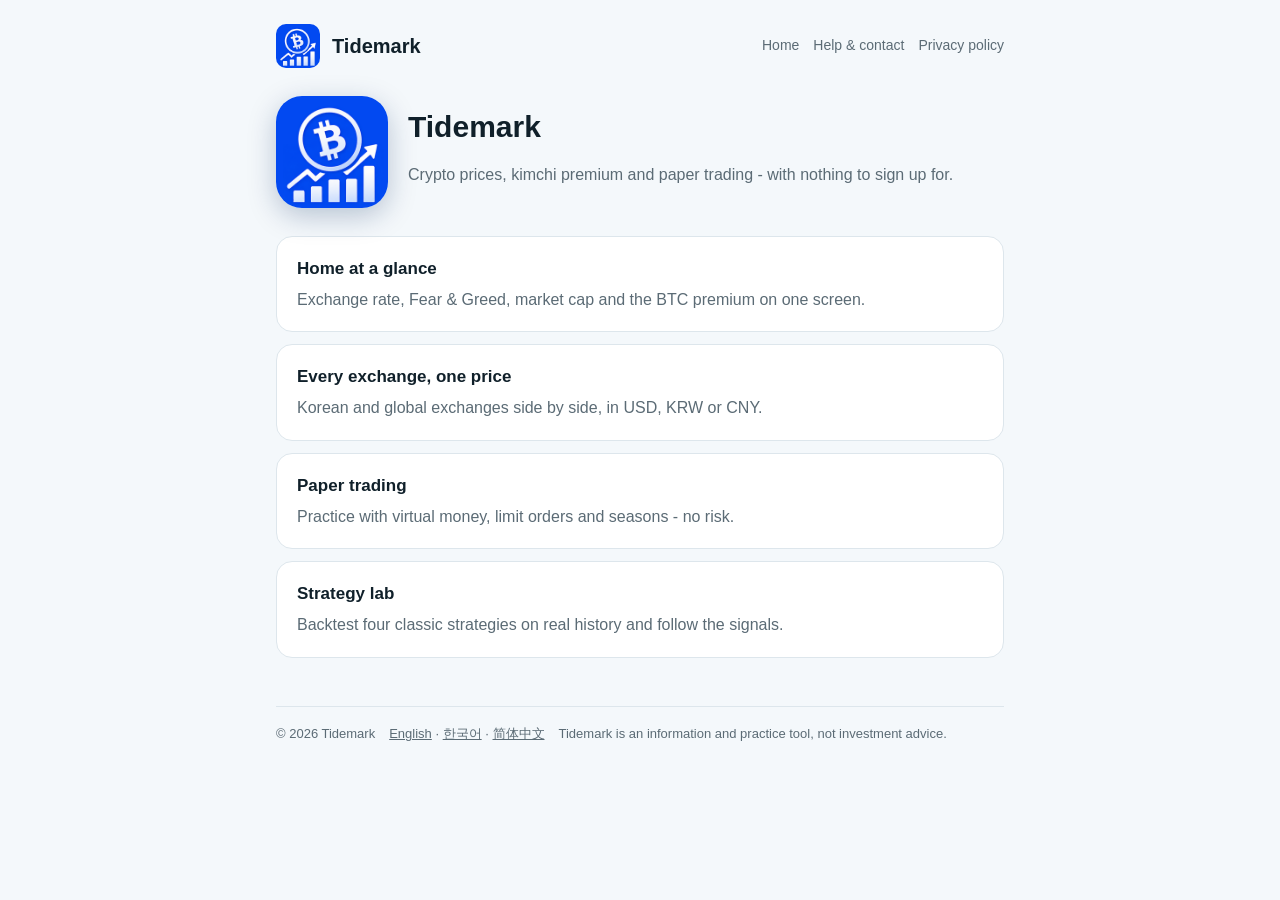
<file: index.html>
<!doctype html>
<html lang="en"><head><meta charset="utf-8"><meta name="viewport" content="width=device-width,initial-scale=1">
<title>Tidemark</title><link rel="icon" href="icon.png"><link rel="stylesheet" href="style.css"></head>
<body><div class="wrap">
<header><img src="icon.png" alt=""><a class="brand" href="index.html">Tidemark</a>
<nav><a href="index.html">Home</a><a href="support.html">Help & contact</a><a href="privacy.html">Privacy policy</a></nav></header>
<div class="hero"><img src="icon.png" alt="Tidemark"><div><h1>Tidemark</h1><p class="muted">Crypto prices, kimchi premium and paper trading - with nothing to sign up for.</p><a class="btn appstore" href="#" hidden>Download on the App Store</a></div></div><div class="card"><h3>Home at a glance</h3><p class="muted">Exchange rate, Fear & Greed, market cap and the BTC premium on one screen.</p></div><div class="card"><h3>Every exchange, one price</h3><p class="muted">Korean and global exchanges side by side, in USD, KRW or CNY.</p></div><div class="card"><h3>Paper trading</h3><p class="muted">Practice with virtual money, limit orders and seasons - no risk.</p></div><div class="card"><h3>Strategy lab</h3><p class="muted">Backtest four classic strategies on real history and follow the signals.</p></div>
<footer><span>© 2026 Tidemark</span><span><a href="index.html">English</a> · <a href="ko/index.html">한국어</a> · <a href="zh/index.html">简体中文</a></span><span>Tidemark is an information and practice tool, not investment advice.</span></footer>
</div><script src="site.js"></script></body></html>
</file>
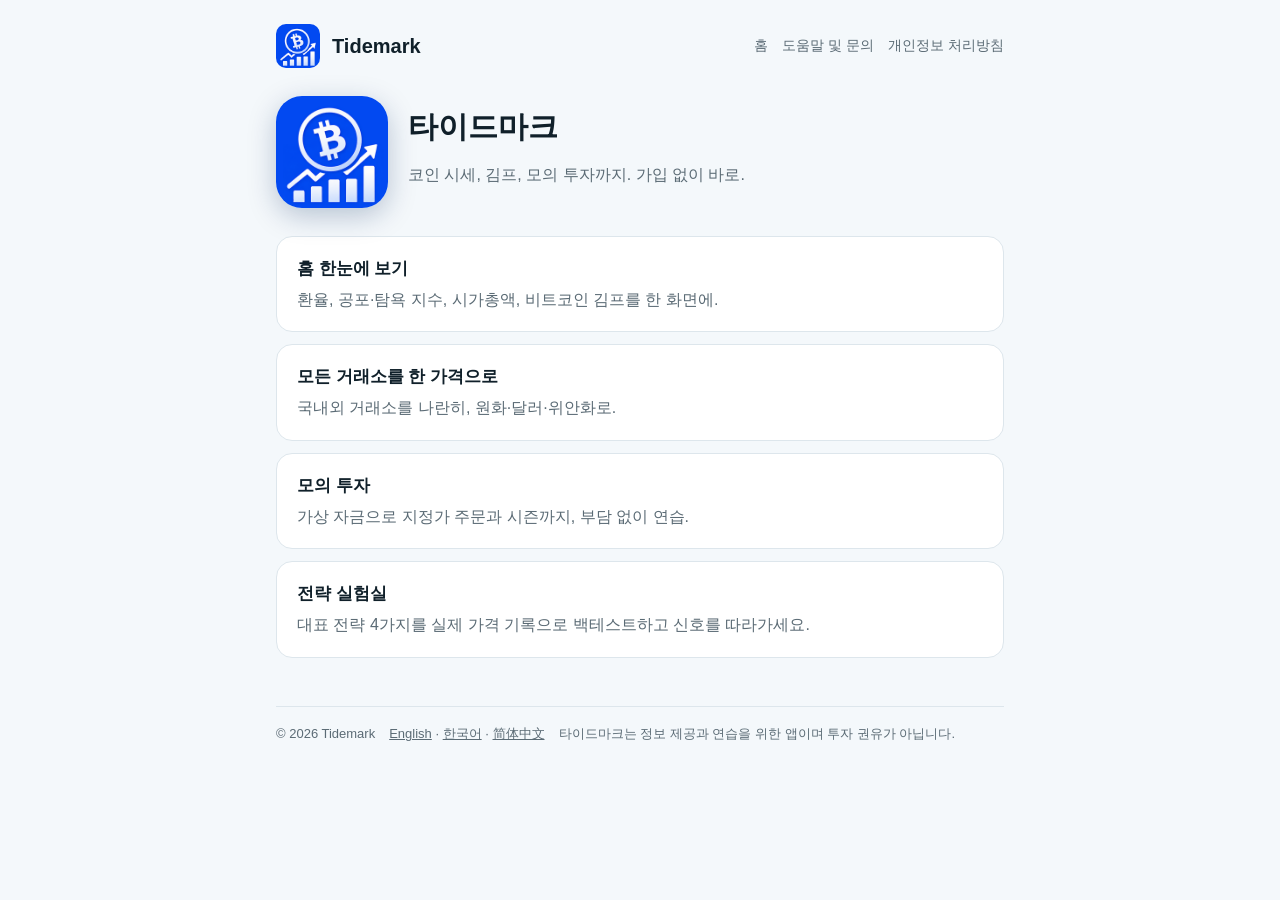
<file: ko/index.html>
<!doctype html>
<html lang="ko"><head><meta charset="utf-8"><meta name="viewport" content="width=device-width,initial-scale=1">
<title>타이드마크</title><link rel="icon" href="../icon.png"><link rel="stylesheet" href="../style.css"></head>
<body><div class="wrap">
<header><img src="../icon.png" alt=""><a class="brand" href="index.html">Tidemark</a>
<nav><a href="index.html">홈</a><a href="support.html">도움말 및 문의</a><a href="privacy.html">개인정보 처리방침</a></nav></header>
<div class="hero"><img src="../icon.png" alt="Tidemark"><div><h1>타이드마크</h1><p class="muted">코인 시세, 김프, 모의 투자까지. 가입 없이 바로.</p><a class="btn appstore" href="#" hidden>App Store에서 받기</a></div></div><div class="card"><h3>홈 한눈에 보기</h3><p class="muted">환율, 공포·탐욕 지수, 시가총액, 비트코인 김프를 한 화면에.</p></div><div class="card"><h3>모든 거래소를 한 가격으로</h3><p class="muted">국내외 거래소를 나란히, 원화·달러·위안화로.</p></div><div class="card"><h3>모의 투자</h3><p class="muted">가상 자금으로 지정가 주문과 시즌까지, 부담 없이 연습.</p></div><div class="card"><h3>전략 실험실</h3><p class="muted">대표 전략 4가지를 실제 가격 기록으로 백테스트하고 신호를 따라가세요.</p></div>
<footer><span>© 2026 Tidemark</span><span><a href="../index.html">English</a> · <a href="../ko/index.html">한국어</a> · <a href="../zh/index.html">简体中文</a></span><span>타이드마크는 정보 제공과 연습을 위한 앱이며 투자 권유가 아닙니다.</span></footer>
</div><script src="../site.js"></script></body></html>
</file>
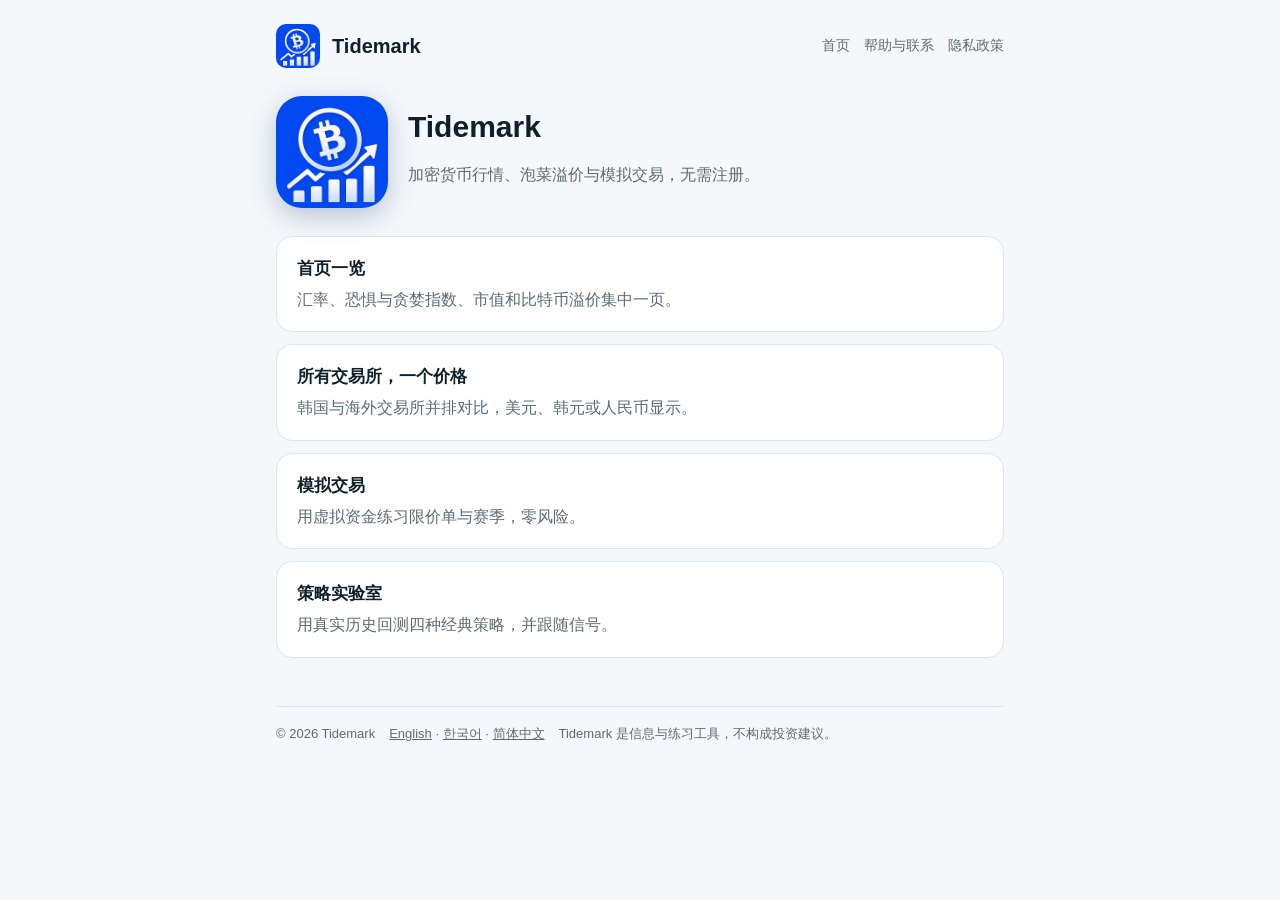
<file: zh/index.html>
<!doctype html>
<html lang="zh-Hans"><head><meta charset="utf-8"><meta name="viewport" content="width=device-width,initial-scale=1">
<title>Tidemark</title><link rel="icon" href="../icon.png"><link rel="stylesheet" href="../style.css"></head>
<body><div class="wrap">
<header><img src="../icon.png" alt=""><a class="brand" href="index.html">Tidemark</a>
<nav><a href="index.html">首页</a><a href="support.html">帮助与联系</a><a href="privacy.html">隐私政策</a></nav></header>
<div class="hero"><img src="../icon.png" alt="Tidemark"><div><h1>Tidemark</h1><p class="muted">加密货币行情、泡菜溢价与模拟交易，无需注册。</p><a class="btn appstore" href="#" hidden>在 App Store 下载</a></div></div><div class="card"><h3>首页一览</h3><p class="muted">汇率、恐惧与贪婪指数、市值和比特币溢价集中一页。</p></div><div class="card"><h3>所有交易所，一个价格</h3><p class="muted">韩国与海外交易所并排对比，美元、韩元或人民币显示。</p></div><div class="card"><h3>模拟交易</h3><p class="muted">用虚拟资金练习限价单与赛季，零风险。</p></div><div class="card"><h3>策略实验室</h3><p class="muted">用真实历史回测四种经典策略，并跟随信号。</p></div>
<footer><span>© 2026 Tidemark</span><span><a href="../index.html">English</a> · <a href="../ko/index.html">한국어</a> · <a href="../zh/index.html">简体中文</a></span><span>Tidemark 是信息与练习工具，不构成投资建议。</span></footer>
</div><script src="../site.js"></script></body></html>
</file>
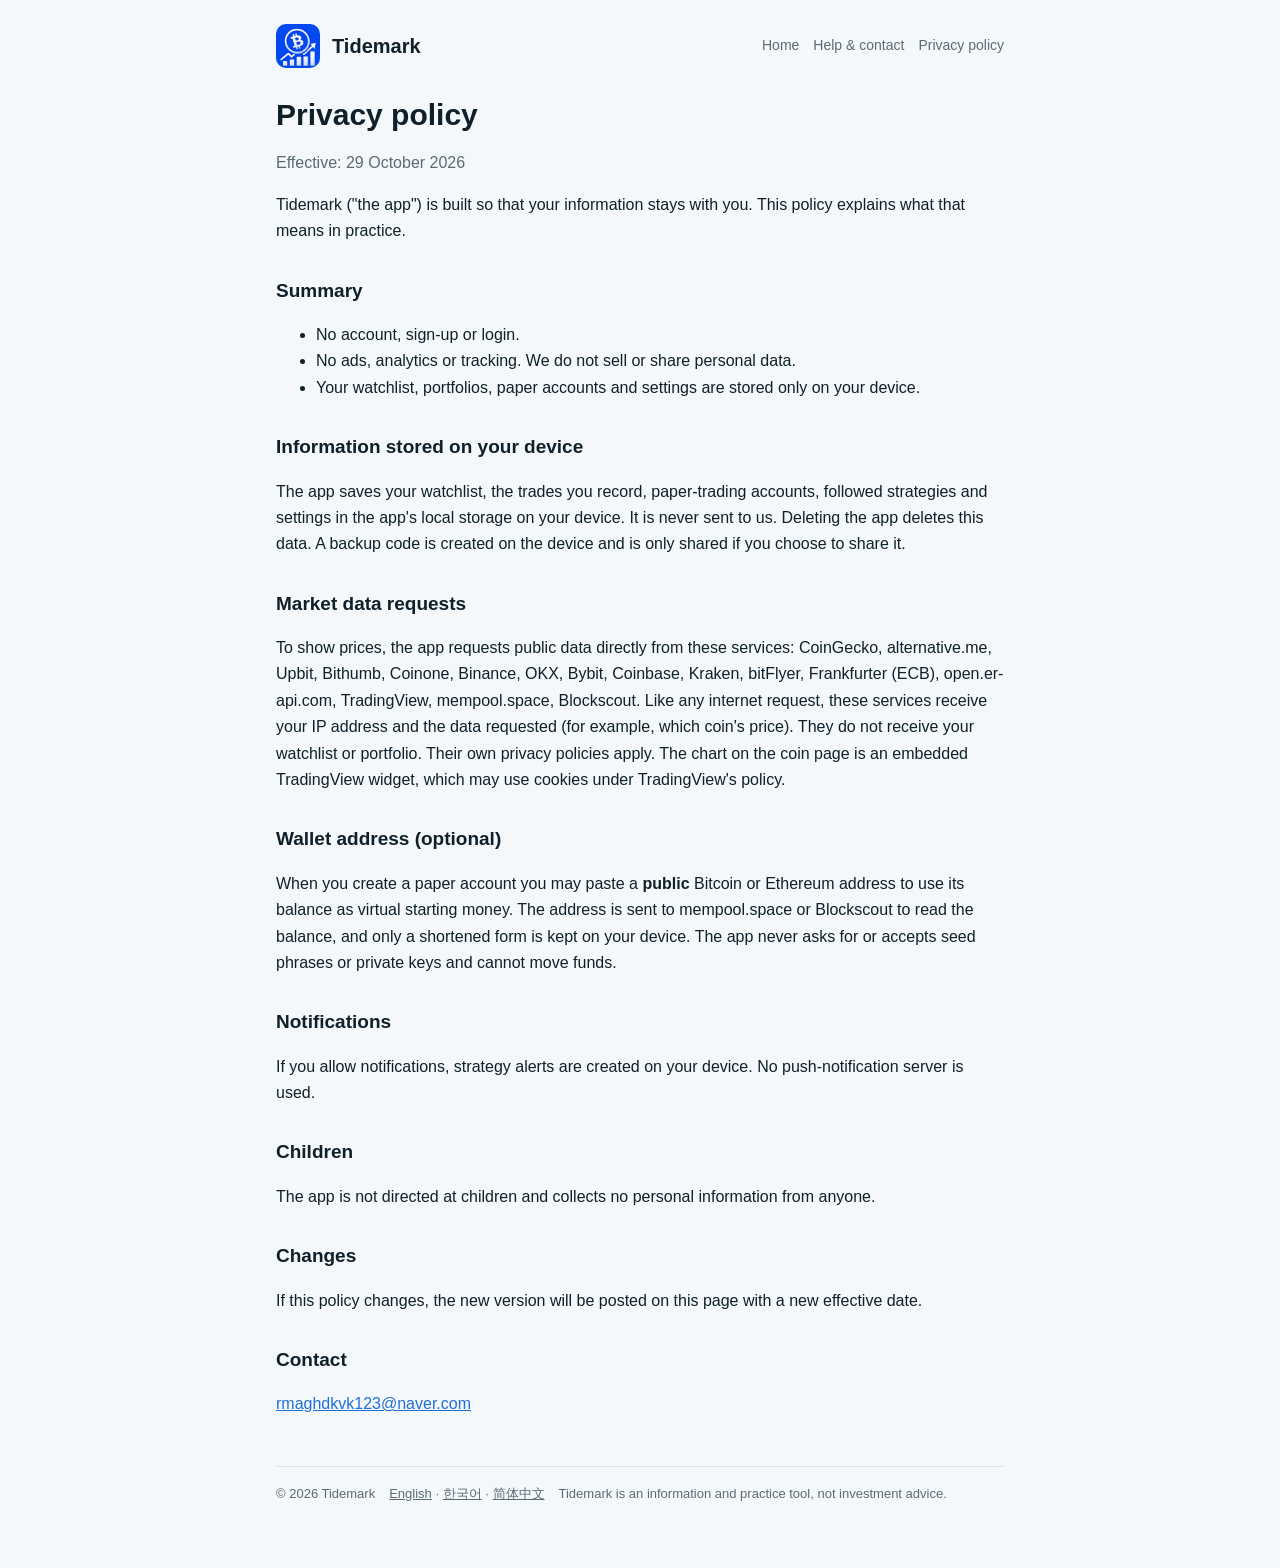
<file: privacy.html>
<!doctype html>
<html lang="en"><head><meta charset="utf-8"><meta name="viewport" content="width=device-width,initial-scale=1">
<title>Privacy policy - Tidemark</title><link rel="icon" href="icon.png"><link rel="stylesheet" href="style.css"></head>
<body><div class="wrap">
<header><img src="icon.png" alt=""><a class="brand" href="index.html">Tidemark</a>
<nav><a href="index.html">Home</a><a href="support.html">Help & contact</a><a href="privacy.html">Privacy policy</a></nav></header>
<h1>Privacy policy</h1><p class="muted">Effective: 29 October 2026</p>
<p>Tidemark ("the app") is built so that your information stays with you. This policy explains what that means in practice.</p>
<h2>Summary</h2>
<ul><li>No account, sign-up or login.</li><li>No ads, analytics or tracking. We do not sell or share personal data.</li><li>Your watchlist, portfolios, paper accounts and settings are stored only on your device.</li></ul>
<h2>Information stored on your device</h2>
<p>The app saves your watchlist, the trades you record, paper-trading accounts, followed strategies and settings in the app's local storage on your device. It is never sent to us. Deleting the app deletes this data. A backup code is created on the device and is only shared if you choose to share it.</p>
<h2>Market data requests</h2>
<p>To show prices, the app requests public data directly from these services: CoinGecko, alternative.me, Upbit, Bithumb, Coinone, Binance, OKX, Bybit, Coinbase, Kraken, bitFlyer, Frankfurter (ECB), open.er-api.com, TradingView, mempool.space, Blockscout. Like any internet request, these services receive your IP address and the data requested (for example, which coin's price). They do not receive your watchlist or portfolio. Their own privacy policies apply. The chart on the coin page is an embedded TradingView widget, which may use cookies under TradingView's policy.</p>
<h2>Wallet address (optional)</h2>
<p>When you create a paper account you may paste a <strong>public</strong> Bitcoin or Ethereum address to use its balance as virtual starting money. The address is sent to mempool.space or Blockscout to read the balance, and only a shortened form is kept on your device. The app never asks for or accepts seed phrases or private keys and cannot move funds.</p>
<h2>Notifications</h2>
<p>If you allow notifications, strategy alerts are created on your device. No push-notification server is used.</p>
<h2>Children</h2>
<p>The app is not directed at children and collects no personal information from anyone.</p>
<h2>Changes</h2>
<p>If this policy changes, the new version will be posted on this page with a new effective date.</p>
<h2>Contact</h2>
<p><a class="mail" href="#"></a></p>
<footer><span>© 2026 Tidemark</span><span><a href="privacy.html">English</a> · <a href="ko/privacy.html">한국어</a> · <a href="zh/privacy.html">简体中文</a></span><span>Tidemark is an information and practice tool, not investment advice.</span></footer>
</div><script src="site.js"></script></body></html>
</file>
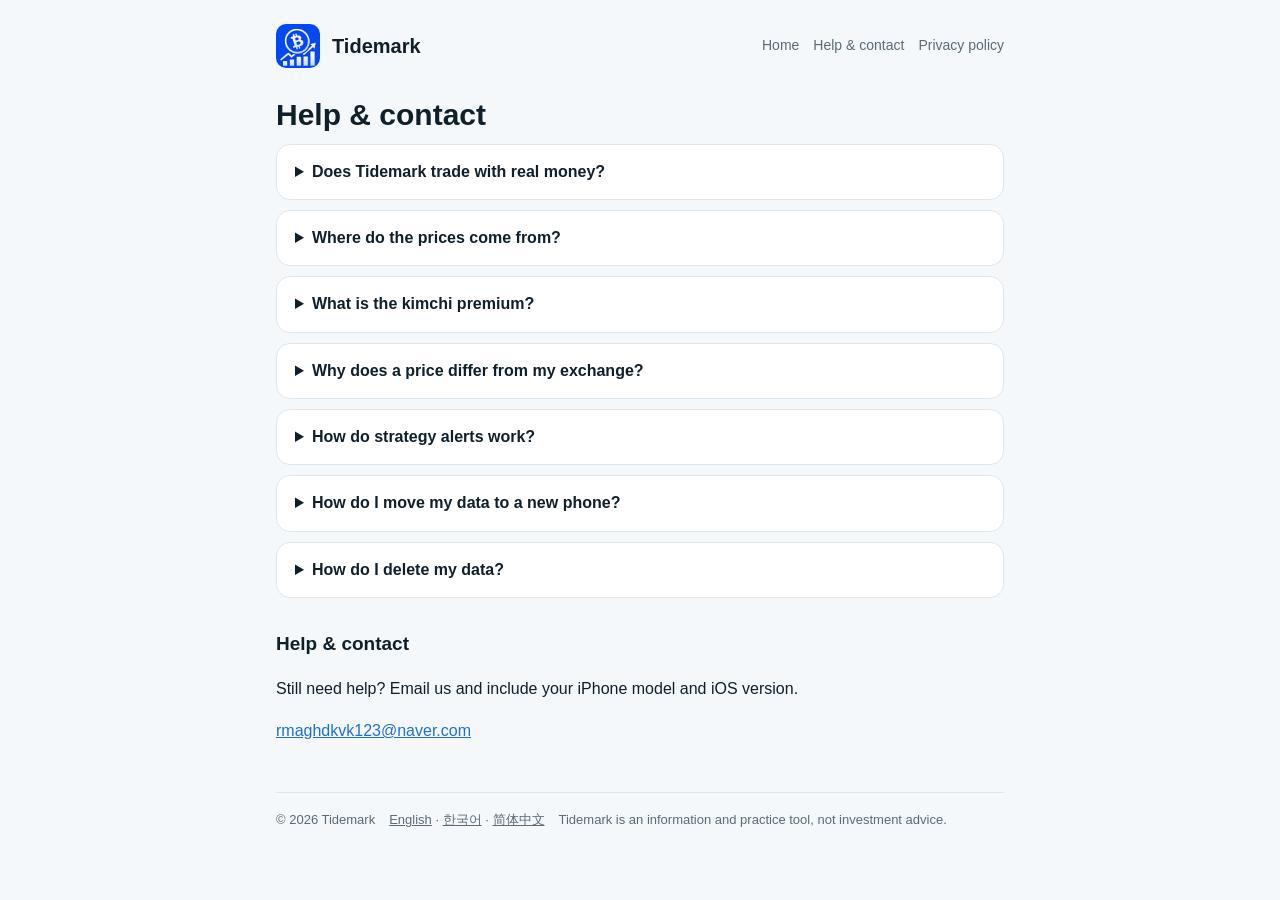
<file: support.html>
<!doctype html>
<html lang="en"><head><meta charset="utf-8"><meta name="viewport" content="width=device-width,initial-scale=1">
<title>Help &amp; contact - Tidemark</title><link rel="icon" href="icon.png"><link rel="stylesheet" href="style.css"></head>
<body><div class="wrap">
<header><img src="icon.png" alt=""><a class="brand" href="index.html">Tidemark</a>
<nav><a href="index.html">Home</a><a href="support.html">Help & contact</a><a href="privacy.html">Privacy policy</a></nav></header>
<h1>Help & contact</h1><details><summary>Does Tidemark trade with real money?</summary><p>No. Tidemark never places orders, holds funds or connects to an exchange account. Paper trading and strategy automation use virtual money only. The "Trade" button on a coin page simply opens the exchange's own website or app.</p></details><details><summary>Where do the prices come from?</summary><p>Rankings and market caps from CoinGecko; prices from the public APIs of Binance, OKX, Bybit, Coinbase, Kraken, Upbit, Bithumb, Coinone and bitFlyer; exchange rates from Coinbase and the European Central Bank. Prices refresh every few seconds and can be slightly delayed.</p></details><details><summary>What is the kimchi premium?</summary><p>How much higher (or lower) a coin trades on Korean exchanges than on global exchanges, after converting at the live USD/KRW rate. You choose which exchanges are compared in Settings.</p></details><details><summary>Why does a price differ from my exchange?</summary><p>The global price is an average of the exchanges you select in Settings > Price source exchanges. Pick a single exchange to match it exactly.</p></details><details><summary>How do strategy alerts work?</summary><p>Follow a strategy in Portfolio > Strategies and allow notifications. iOS checks in the background from time to time, so alerts can arrive a little late. Backtests use past prices and do not predict future results.</p></details><details><summary>How do I move my data to a new phone?</summary><p>Settings > Backup > Back up creates a code. On the new phone, open Settings > Backup > Restore and paste it.</p></details><details><summary>How do I delete my data?</summary><p>Delete the app. Nothing is stored anywhere else.</p></details><h2>Help & contact</h2><p>Still need help? Email us and include your iPhone model and iOS version.</p><p><a class="mail" href="#"></a></p>
<footer><span>© 2026 Tidemark</span><span><a href="support.html">English</a> · <a href="ko/support.html">한국어</a> · <a href="zh/support.html">简体中文</a></span><span>Tidemark is an information and practice tool, not investment advice.</span></footer>
</div><script src="site.js"></script></body></html>
</file>
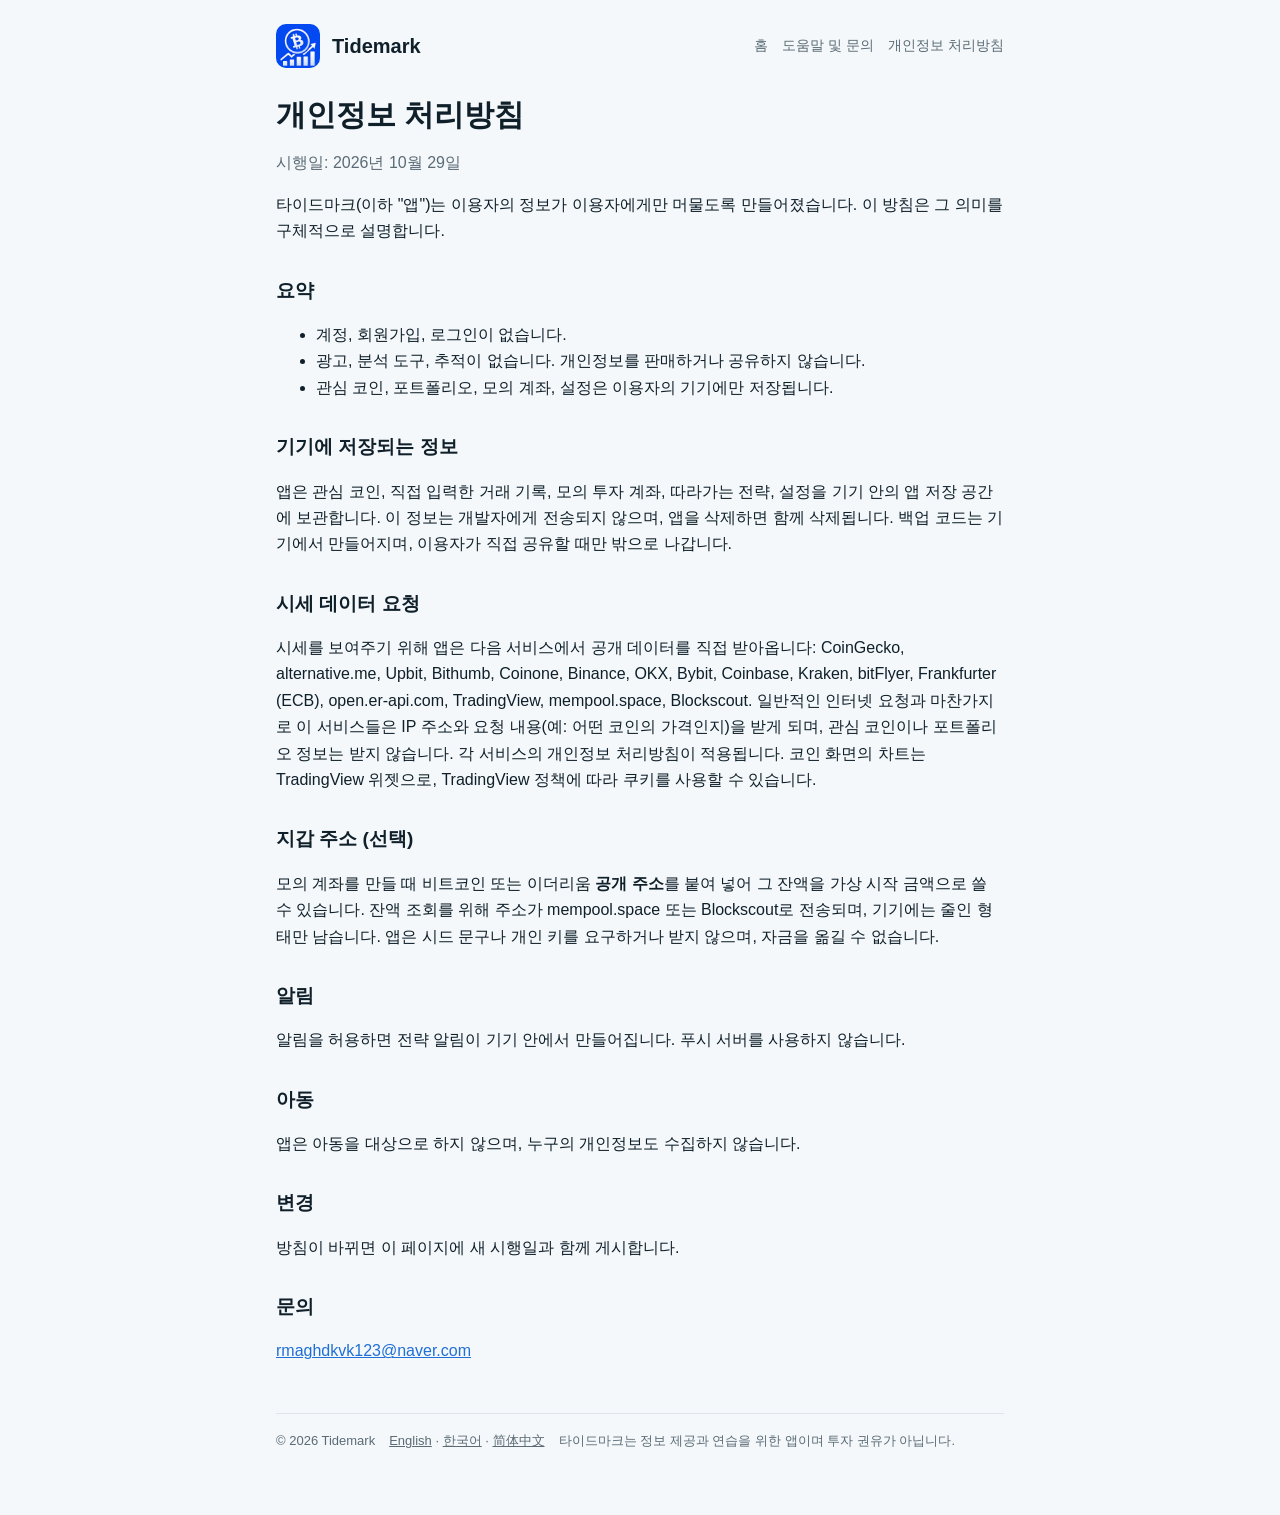
<file: ko/privacy.html>
<!doctype html>
<html lang="ko"><head><meta charset="utf-8"><meta name="viewport" content="width=device-width,initial-scale=1">
<title>개인정보 처리방침 - Tidemark</title><link rel="icon" href="../icon.png"><link rel="stylesheet" href="../style.css"></head>
<body><div class="wrap">
<header><img src="../icon.png" alt=""><a class="brand" href="index.html">Tidemark</a>
<nav><a href="index.html">홈</a><a href="support.html">도움말 및 문의</a><a href="privacy.html">개인정보 처리방침</a></nav></header>
<h1>개인정보 처리방침</h1><p class="muted">시행일: 2026년 10월 29일</p>
<p>타이드마크(이하 "앱")는 이용자의 정보가 이용자에게만 머물도록 만들어졌습니다. 이 방침은 그 의미를 구체적으로 설명합니다.</p>
<h2>요약</h2>
<ul><li>계정, 회원가입, 로그인이 없습니다.</li><li>광고, 분석 도구, 추적이 없습니다. 개인정보를 판매하거나 공유하지 않습니다.</li><li>관심 코인, 포트폴리오, 모의 계좌, 설정은 이용자의 기기에만 저장됩니다.</li></ul>
<h2>기기에 저장되는 정보</h2>
<p>앱은 관심 코인, 직접 입력한 거래 기록, 모의 투자 계좌, 따라가는 전략, 설정을 기기 안의 앱 저장 공간에 보관합니다. 이 정보는 개발자에게 전송되지 않으며, 앱을 삭제하면 함께 삭제됩니다. 백업 코드는 기기에서 만들어지며, 이용자가 직접 공유할 때만 밖으로 나갑니다.</p>
<h2>시세 데이터 요청</h2>
<p>시세를 보여주기 위해 앱은 다음 서비스에서 공개 데이터를 직접 받아옵니다: CoinGecko, alternative.me, Upbit, Bithumb, Coinone, Binance, OKX, Bybit, Coinbase, Kraken, bitFlyer, Frankfurter (ECB), open.er-api.com, TradingView, mempool.space, Blockscout. 일반적인 인터넷 요청과 마찬가지로 이 서비스들은 IP 주소와 요청 내용(예: 어떤 코인의 가격인지)을 받게 되며, 관심 코인이나 포트폴리오 정보는 받지 않습니다. 각 서비스의 개인정보 처리방침이 적용됩니다. 코인 화면의 차트는 TradingView 위젯으로, TradingView 정책에 따라 쿠키를 사용할 수 있습니다.</p>
<h2>지갑 주소 (선택)</h2>
<p>모의 계좌를 만들 때 비트코인 또는 이더리움 <strong>공개 주소</strong>를 붙여 넣어 그 잔액을 가상 시작 금액으로 쓸 수 있습니다. 잔액 조회를 위해 주소가 mempool.space 또는 Blockscout로 전송되며, 기기에는 줄인 형태만 남습니다. 앱은 시드 문구나 개인 키를 요구하거나 받지 않으며, 자금을 옮길 수 없습니다.</p>
<h2>알림</h2>
<p>알림을 허용하면 전략 알림이 기기 안에서 만들어집니다. 푸시 서버를 사용하지 않습니다.</p>
<h2>아동</h2>
<p>앱은 아동을 대상으로 하지 않으며, 누구의 개인정보도 수집하지 않습니다.</p>
<h2>변경</h2>
<p>방침이 바뀌면 이 페이지에 새 시행일과 함께 게시합니다.</p>
<h2>문의</h2>
<p><a class="mail" href="#"></a></p>
<footer><span>© 2026 Tidemark</span><span><a href="../privacy.html">English</a> · <a href="../ko/privacy.html">한국어</a> · <a href="../zh/privacy.html">简体中文</a></span><span>타이드마크는 정보 제공과 연습을 위한 앱이며 투자 권유가 아닙니다.</span></footer>
</div><script src="../site.js"></script></body></html>
</file>
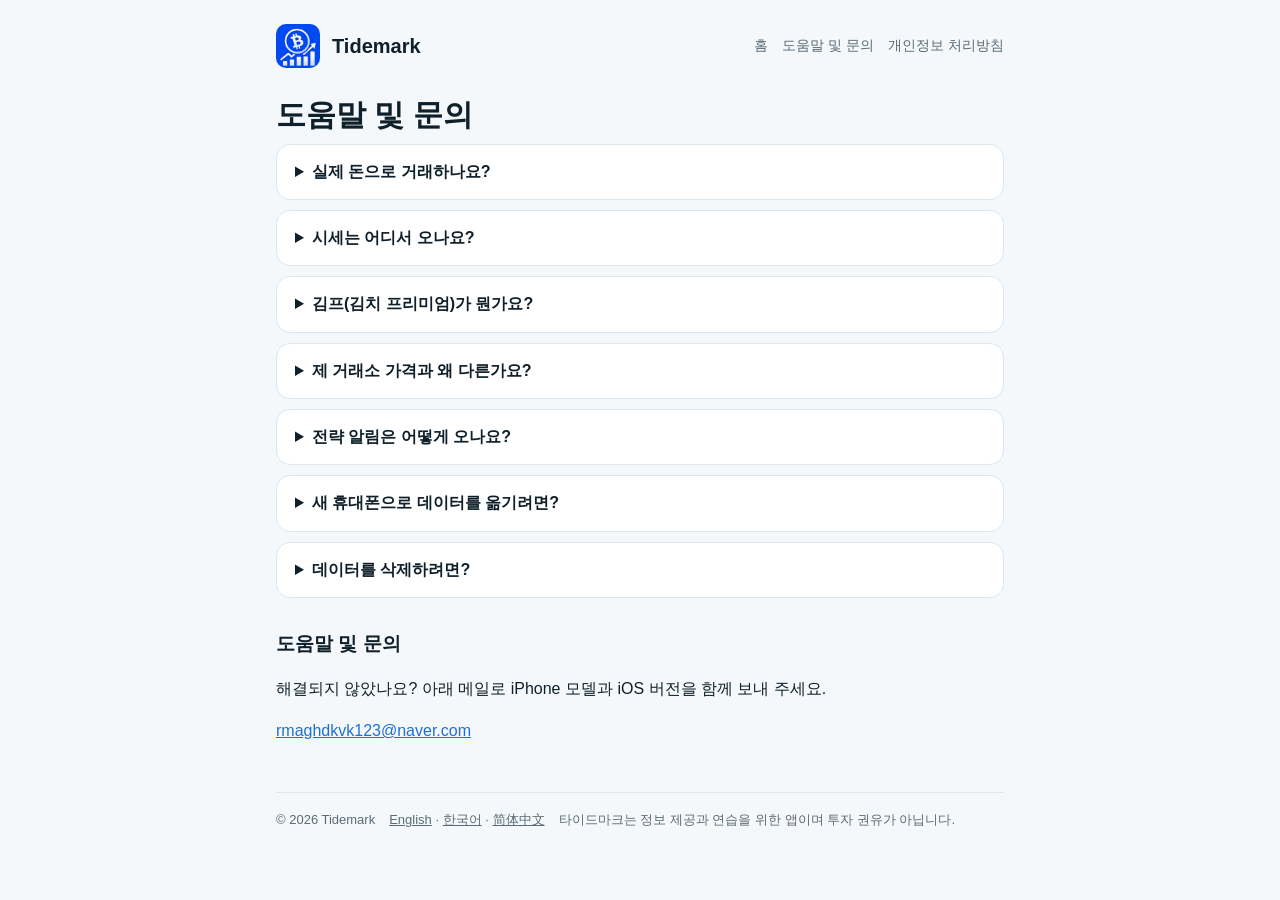
<file: ko/support.html>
<!doctype html>
<html lang="ko"><head><meta charset="utf-8"><meta name="viewport" content="width=device-width,initial-scale=1">
<title>도움말 및 문의 - Tidemark</title><link rel="icon" href="../icon.png"><link rel="stylesheet" href="../style.css"></head>
<body><div class="wrap">
<header><img src="../icon.png" alt=""><a class="brand" href="index.html">Tidemark</a>
<nav><a href="index.html">홈</a><a href="support.html">도움말 및 문의</a><a href="privacy.html">개인정보 처리방침</a></nav></header>
<h1>도움말 및 문의</h1><details><summary>실제 돈으로 거래하나요?</summary><p>아니요. 타이드마크는 실제 주문을 넣거나, 자금을 보관하거나, 거래소 계정에 연결하지 않습니다. 모의 투자와 전략 자동 매매는 가상 자금만 사용합니다. 코인 화면의 "거래소" 버튼은 해당 거래소의 웹사이트나 앱을 열어 줄 뿐입니다.</p></details><details><summary>시세는 어디서 오나요?</summary><p>순위와 시가총액은 CoinGecko, 가격은 바이낸스·OKX·바이비트·코인베이스·크라켄·업비트·빗썸·코인원·비트플라이어의 공개 API, 환율은 코인베이스와 유럽중앙은행(ECB) 자료를 씁니다. 몇 초마다 갱신되며 약간 지연될 수 있습니다.</p></details><details><summary>김프(김치 프리미엄)가 뭔가요?</summary><p>국내 거래소 가격이 해외 거래소 가격보다 얼마나 높거나 낮은지를 실시간 원·달러 환율로 환산해 비교한 값입니다. 비교할 거래소는 설정에서 고를 수 있습니다.</p></details><details><summary>제 거래소 가격과 왜 다른가요?</summary><p>해외 가격은 설정 > 시세 기준 거래소에서 고른 거래소들의 평균입니다. 거래소 하나만 고르면 그 가격과 같아집니다.</p></details><details><summary>전략 알림은 어떻게 오나요?</summary><p>포트폴리오 > 전략에서 전략을 따라가고 알림을 허용하세요. iOS가 백그라운드에서 가끔씩 확인하므로 알림이 조금 늦을 수 있습니다. 백테스트는 과거 가격으로 계산한 것이며 미래 수익을 보장하지 않습니다.</p></details><details><summary>새 휴대폰으로 데이터를 옮기려면?</summary><p>설정 > 백업 > 백업하기로 코드를 만들고, 새 휴대폰에서 설정 > 백업 > 불러오기에 붙여 넣으세요.</p></details><details><summary>데이터를 삭제하려면?</summary><p>앱을 삭제하면 됩니다. 다른 곳에는 아무것도 저장되지 않습니다.</p></details><h2>도움말 및 문의</h2><p>해결되지 않았나요? 아래 메일로 iPhone 모델과 iOS 버전을 함께 보내 주세요.</p><p><a class="mail" href="#"></a></p>
<footer><span>© 2026 Tidemark</span><span><a href="../support.html">English</a> · <a href="../ko/support.html">한국어</a> · <a href="../zh/support.html">简体中文</a></span><span>타이드마크는 정보 제공과 연습을 위한 앱이며 투자 권유가 아닙니다.</span></footer>
</div><script src="../site.js"></script></body></html>
</file>
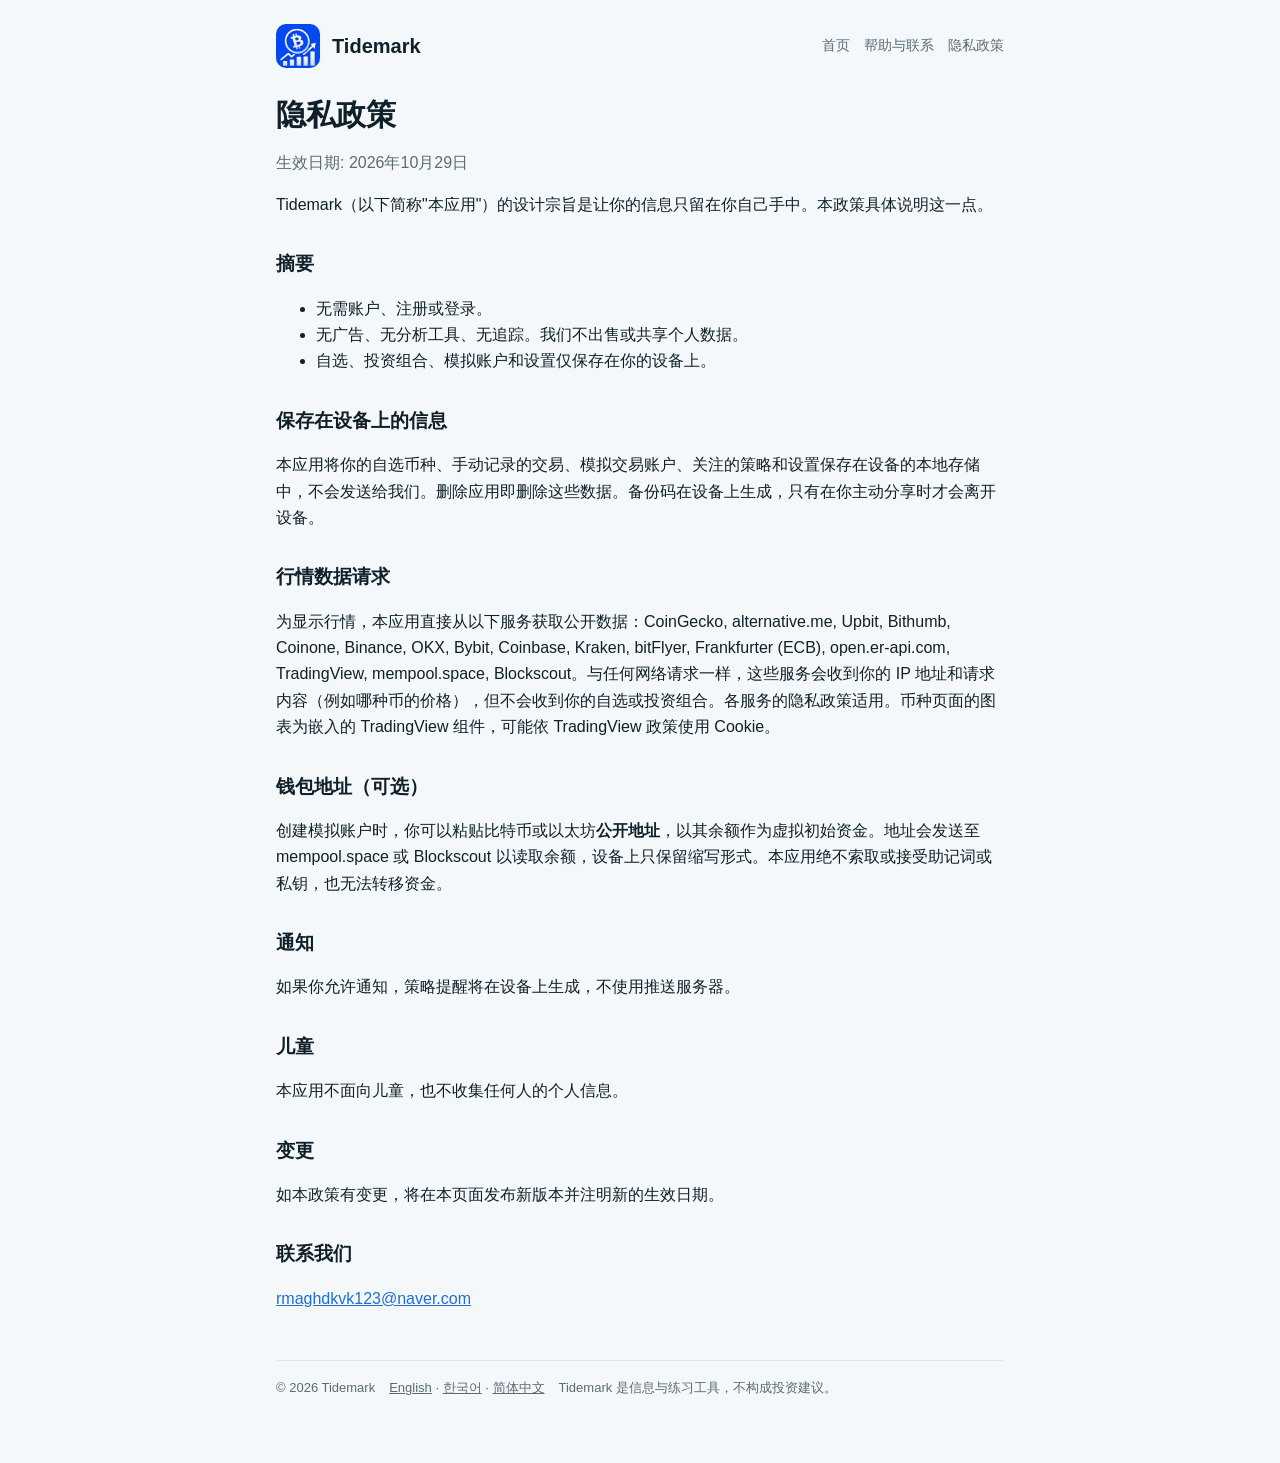
<file: zh/privacy.html>
<!doctype html>
<html lang="zh-Hans"><head><meta charset="utf-8"><meta name="viewport" content="width=device-width,initial-scale=1">
<title>隐私政策 - Tidemark</title><link rel="icon" href="../icon.png"><link rel="stylesheet" href="../style.css"></head>
<body><div class="wrap">
<header><img src="../icon.png" alt=""><a class="brand" href="index.html">Tidemark</a>
<nav><a href="index.html">首页</a><a href="support.html">帮助与联系</a><a href="privacy.html">隐私政策</a></nav></header>
<h1>隐私政策</h1><p class="muted">生效日期: 2026年10月29日</p>
<p>Tidemark（以下简称"本应用"）的设计宗旨是让你的信息只留在你自己手中。本政策具体说明这一点。</p>
<h2>摘要</h2>
<ul><li>无需账户、注册或登录。</li><li>无广告、无分析工具、无追踪。我们不出售或共享个人数据。</li><li>自选、投资组合、模拟账户和设置仅保存在你的设备上。</li></ul>
<h2>保存在设备上的信息</h2>
<p>本应用将你的自选币种、手动记录的交易、模拟交易账户、关注的策略和设置保存在设备的本地存储中，不会发送给我们。删除应用即删除这些数据。备份码在设备上生成，只有在你主动分享时才会离开设备。</p>
<h2>行情数据请求</h2>
<p>为显示行情，本应用直接从以下服务获取公开数据：CoinGecko, alternative.me, Upbit, Bithumb, Coinone, Binance, OKX, Bybit, Coinbase, Kraken, bitFlyer, Frankfurter (ECB), open.er-api.com, TradingView, mempool.space, Blockscout。与任何网络请求一样，这些服务会收到你的 IP 地址和请求内容（例如哪种币的价格），但不会收到你的自选或投资组合。各服务的隐私政策适用。币种页面的图表为嵌入的 TradingView 组件，可能依 TradingView 政策使用 Cookie。</p>
<h2>钱包地址（可选）</h2>
<p>创建模拟账户时，你可以粘贴比特币或以太坊<strong>公开地址</strong>，以其余额作为虚拟初始资金。地址会发送至 mempool.space 或 Blockscout 以读取余额，设备上只保留缩写形式。本应用绝不索取或接受助记词或私钥，也无法转移资金。</p>
<h2>通知</h2>
<p>如果你允许通知，策略提醒将在设备上生成，不使用推送服务器。</p>
<h2>儿童</h2>
<p>本应用不面向儿童，也不收集任何人的个人信息。</p>
<h2>变更</h2>
<p>如本政策有变更，将在本页面发布新版本并注明新的生效日期。</p>
<h2>联系我们</h2>
<p><a class="mail" href="#"></a></p>
<footer><span>© 2026 Tidemark</span><span><a href="../privacy.html">English</a> · <a href="../ko/privacy.html">한국어</a> · <a href="../zh/privacy.html">简体中文</a></span><span>Tidemark 是信息与练习工具，不构成投资建议。</span></footer>
</div><script src="../site.js"></script></body></html>
</file>
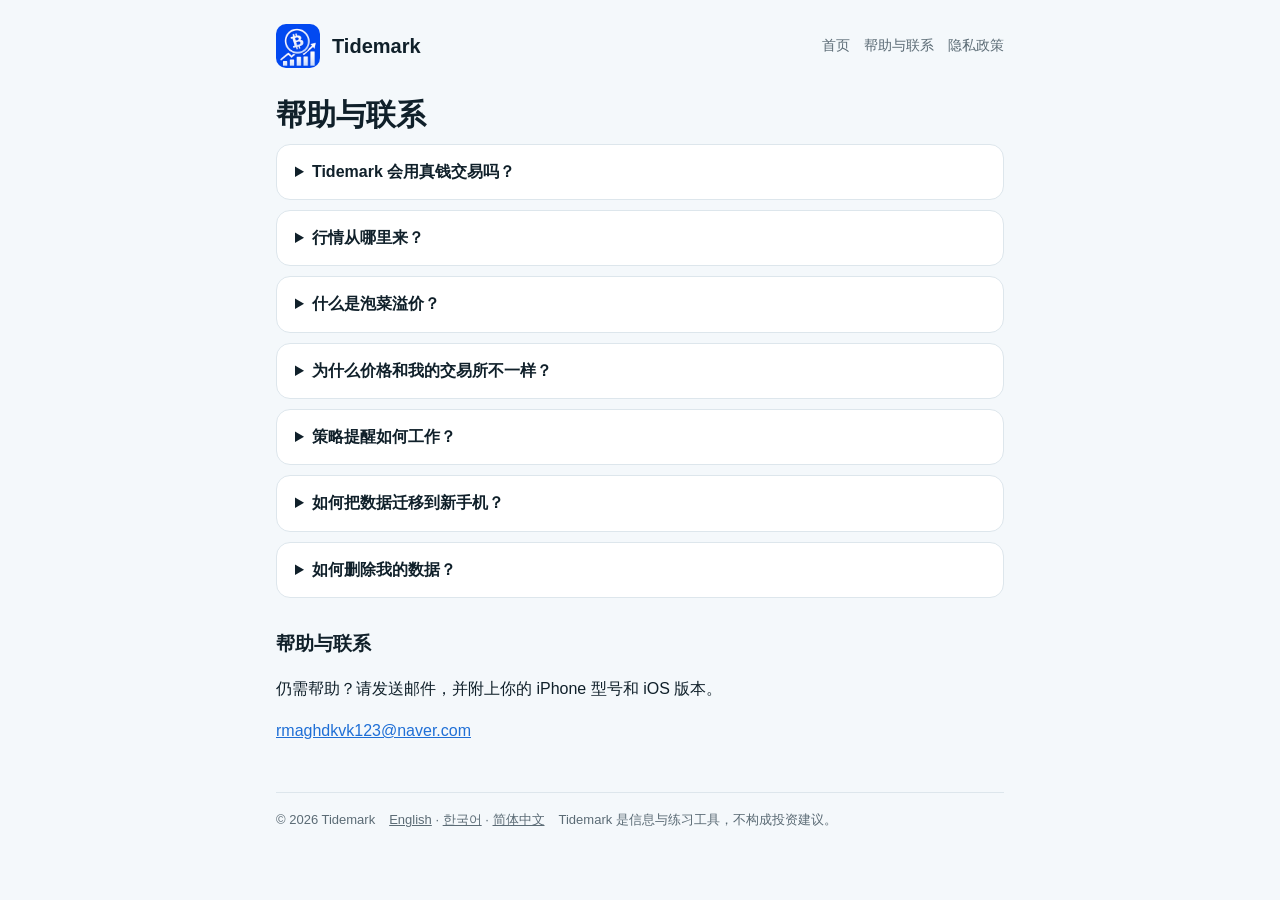
<file: zh/support.html>
<!doctype html>
<html lang="zh-Hans"><head><meta charset="utf-8"><meta name="viewport" content="width=device-width,initial-scale=1">
<title>帮助与联系 - Tidemark</title><link rel="icon" href="../icon.png"><link rel="stylesheet" href="../style.css"></head>
<body><div class="wrap">
<header><img src="../icon.png" alt=""><a class="brand" href="index.html">Tidemark</a>
<nav><a href="index.html">首页</a><a href="support.html">帮助与联系</a><a href="privacy.html">隐私政策</a></nav></header>
<h1>帮助与联系</h1><details><summary>Tidemark 会用真钱交易吗？</summary><p>不会。Tidemark 不会下达订单、保管资金或连接交易所账户。模拟交易和策略自动操作只使用虚拟资金。币种页面的"交易"按钮只是打开交易所自己的网站或应用。</p></details><details><summary>行情从哪里来？</summary><p>排名和市值来自 CoinGecko；价格来自 Binance、OKX、Bybit、Coinbase、Kraken、Upbit、Bithumb、Coinone 和 bitFlyer 的公开 API；汇率来自 Coinbase 和欧洲中央银行。价格每几秒刷新一次，可能略有延迟。</p></details><details><summary>什么是泡菜溢价？</summary><p>按实时美元/韩元汇率换算后，币在韩国交易所比海外交易所贵（或便宜）多少。比较哪些交易所可在设置中选择。</p></details><details><summary>为什么价格和我的交易所不一样？</summary><p>海外价格是你在 设置 > 价格来源交易所 中所选交易所的平均价。只选一个交易所即可与其一致。</p></details><details><summary>策略提醒如何工作？</summary><p>在 投资组合 > 策略 中关注策略并允许通知。iOS 会在后台不定期检查，因此提醒可能稍有延迟。回测基于历史价格，不代表未来收益。</p></details><details><summary>如何把数据迁移到新手机？</summary><p>在 设置 > 备份 > 备份 生成备份码，然后在新手机的 设置 > 备份 > 恢复 中粘贴。</p></details><details><summary>如何删除我的数据？</summary><p>删除应用即可。数据不会保存在其他任何地方。</p></details><h2>帮助与联系</h2><p>仍需帮助？请发送邮件，并附上你的 iPhone 型号和 iOS 版本。</p><p><a class="mail" href="#"></a></p>
<footer><span>© 2026 Tidemark</span><span><a href="../support.html">English</a> · <a href="../ko/support.html">한국어</a> · <a href="../zh/support.html">简体中文</a></span><span>Tidemark 是信息与练习工具，不构成投资建议。</span></footer>
</div><script src="../site.js"></script></body></html>
</file>
<file: style.css>
:root{--bg:#f4f8fb;--card:#fff;--text:#10202a;--muted:#5b6b75;--line:#dde6ec;--accent:#1f6fd6;--amber:#e9a23b}
@media (prefers-color-scheme:dark){:root{--bg:#0a1114;--card:#121c21;--text:#e7eef2;--muted:#8fa1aa;--line:#22323a;--accent:#5aa2ff}}
[hidden]{display:none!important}*{box-sizing:border-box}body{margin:0;background:var(--bg);color:var(--text);font:16px/1.65 -apple-system,BlinkMacSystemFont,"Apple SD Gothic Neo","PingFang SC","Segoe UI",sans-serif}
.wrap{max-width:760px;margin:0 auto;padding:24px 16px 64px}header{display:flex;align-items:center;gap:12px;flex-wrap:wrap;margin-bottom:28px}
header img{width:44px;height:44px;border-radius:10px}header .brand{font-weight:700;font-size:20px;color:var(--text);text-decoration:none}
nav{margin-left:auto;display:flex;gap:14px;font-size:14px}nav a{color:var(--muted);text-decoration:none}nav a:hover{color:var(--accent)}
h1{font-size:30px;line-height:1.25;margin:8px 0 6px}h2{font-size:19px;margin:30px 0 8px}.muted{color:var(--muted)}a{color:var(--accent)}
.card{background:var(--card);border:1px solid var(--line);border-radius:16px;padding:18px 20px;margin:12px 0}.card h3{margin:0 0 4px;font-size:17px}.card p{margin:0}
.hero{display:flex;gap:20px;align-items:center;margin:20px 0 28px;flex-wrap:wrap}.hero img{width:112px;height:112px;border-radius:26px;box-shadow:0 8px 28px rgba(0,40,90,.25)}
.btn{display:inline-block;background:var(--text);color:var(--bg);padding:10px 18px;border-radius:12px;text-decoration:none;font-weight:600;margin-top:10px}
details{background:var(--card);border:1px solid var(--line);border-radius:14px;padding:14px 18px;margin:10px 0}summary{font-weight:600;cursor:pointer}details p{margin:10px 0 0}
footer{margin-top:48px;padding-top:16px;border-top:1px solid var(--line);font-size:13px;color:var(--muted);display:flex;gap:14px;flex-wrap:wrap}footer a{color:var(--muted)}
</file>
